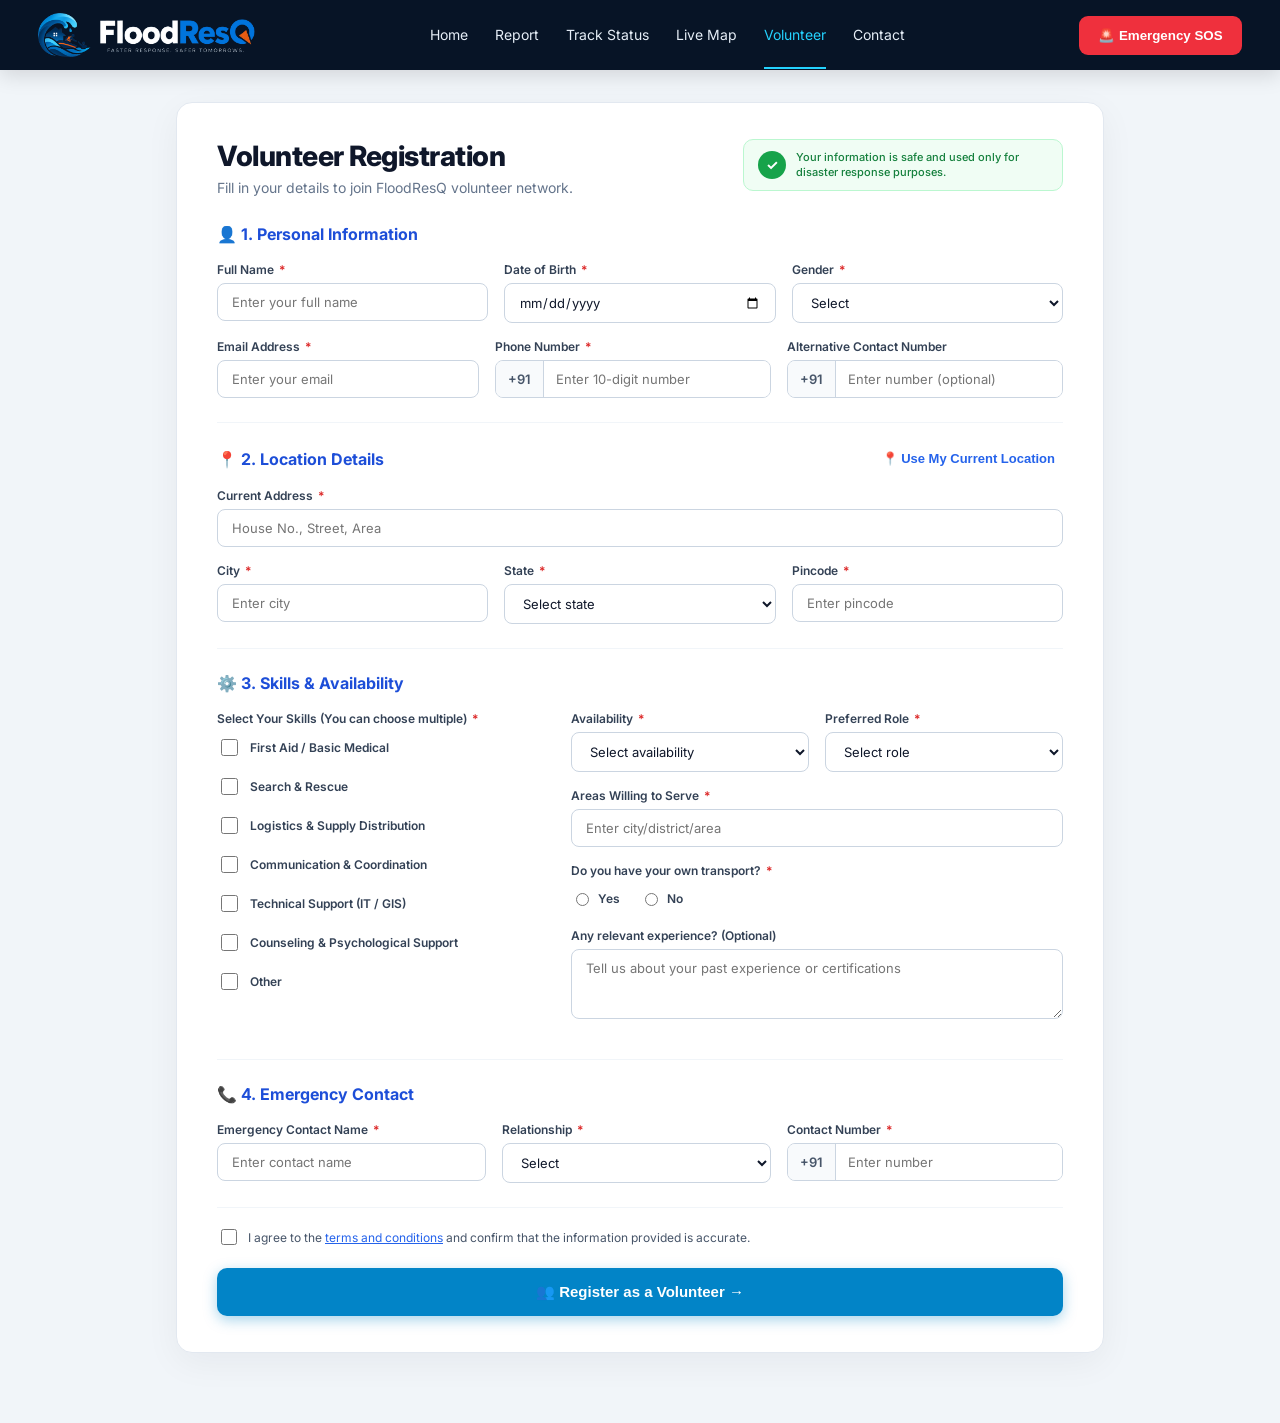
<file: frontend/volunteer.html>
<!DOCTYPE html>
<html lang="en">
<head>
  <meta charset="UTF-8" />
  <meta name="viewport" content="width=device-width, initial-scale=1.0" />
  <meta name="theme-color" content="#071426" />
  <title>Volunteer Registration — FloodResQ</title>
  <link rel="icon" type="image/png" href="images/favicon.png" />
  <link rel="preconnect" href="https://fonts.googleapis.com">
  <link rel="preconnect" href="https://fonts.gstatic.com" crossorigin>
  <link href="https://fonts.googleapis.com/css2?family=Inter:wght@400;500;600;700;800&display=swap" rel="stylesheet">
  <link rel="stylesheet" href="style.css" />
  <style>
    body {
      background: #f1f5f9;
      color: #0f172a;
      font-family: 'Inter', -apple-system, BlinkMacSystemFont, sans-serif;
      margin: 0;
    }

    .vol-wrapper {
      max-width: 960px;
      margin: 32px auto 70px;
      padding: 0 16px;
    }

    .vol-card {
      background: #ffffff;
      border-radius: 16px;
      border: 1px solid #e2e8f0;
      box-shadow: 0 10px 35px rgba(15, 23, 42, 0.05);
      padding: 36px 40px;
    }

    /* Top Title Header */
    .vol-header {
      display: flex;
      justify-content: space-between;
      align-items: flex-start;
      margin-bottom: 28px;
      gap: 20px;
      flex-wrap: wrap;
    }

    .vol-header-left h1 {
      font-size: 28px;
      font-weight: 800;
      color: #0f172a;
      margin: 0 0 6px;
      letter-spacing: -0.5px;
    }

    .vol-header-left p {
      font-size: 14px;
      color: #64748b;
      margin: 0;
    }

    .safety-badge {
      display: flex;
      align-items: center;
      gap: 10px;
      background: #f0fdf4;
      border: 1px solid #bbf7d0;
      border-radius: 10px;
      padding: 10px 14px;
      max-width: 320px;
    }

    .safety-badge-icon {
      width: 28px;
      height: 28px;
      background: #16a34a;
      border-radius: 50%;
      display: grid;
      place-items: center;
      color: white;
      font-size: 14px;
      font-weight: bold;
      flex-shrink: 0;
    }

    .safety-badge p {
      margin: 0;
      font-size: 11px;
      color: #15803d;
      line-height: 1.35;
      font-weight: 500;
    }

    /* Section Styling */
    .form-section {
      border-top: 1px solid #f1f5f9;
      padding-top: 24px;
      margin-top: 24px;
    }

    .form-section:first-of-type {
      border-top: none;
      padding-top: 0;
      margin-top: 0;
    }

    .section-title {
      font-size: 16px;
      font-weight: 700;
      color: #1d4ed8;
      display: flex;
      align-items: center;
      justify-content: space-between;
      margin-bottom: 18px;
    }

    .section-title span {
      display: flex;
      align-items: center;
      gap: 8px;
    }

    .btn-use-location {
      background: none;
      border: none;
      color: #2563eb;
      font-size: 13px;
      font-weight: 600;
      cursor: pointer;
      display: flex;
      align-items: center;
      gap: 5px;
      padding: 4px 8px;
      border-radius: 6px;
      transition: background 0.2s;
    }

    .btn-use-location:hover {
      background: #eff6ff;
      text-decoration: underline;
    }

    /* Form Fields */
    .form-row {
      display: grid;
      gap: 16px;
      margin-bottom: 16px;
    }

    .col-3 {
      grid-template-columns: repeat(3, 1fr);
    }

    .col-2 {
      grid-template-columns: repeat(2, 1fr);
    }

    .col-1 {
      grid-template-columns: 1fr;
    }

    .field-group {
      display: flex;
      flex-direction: column;
    }

    .field-group label {
      font-size: 12px;
      font-weight: 600;
      color: #334155;
      margin-bottom: 6px;
    }

    .field-group label .req {
      color: #dc2626;
      margin-left: 2px;
    }

    .field-group input,
    .field-group select,
    .field-group textarea {
      border: 1.5px solid #cbd5e1;
      border-radius: 8px;
      padding: 10px 14px;
      font-size: 13px;
      color: #0f172a;
      outline: none;
      transition: all 0.2s;
      background: #ffffff;
      font-family: inherit;
    }

    .field-group input:focus,
    .field-group select:focus,
    .field-group textarea:focus {
      border-color: #2563eb;
      box-shadow: 0 0 0 3px rgba(37, 99, 235, 0.12);
    }

    /* Input prefix for phone numbers */
    .phone-input-wrap {
      display: flex;
      border: 1.5px solid #cbd5e1;
      border-radius: 8px;
      overflow: hidden;
      transition: all 0.2s;
      background: white;
    }

    .phone-input-wrap:focus-within {
      border-color: #2563eb;
      box-shadow: 0 0 0 3px rgba(37, 99, 235, 0.12);
    }

    .phone-prefix {
      background: #f8fafc;
      color: #475569;
      font-size: 13px;
      font-weight: 600;
      padding: 10px 12px;
      border-right: 1.5px solid #cbd5e1;
      display: flex;
      align-items: center;
    }

    .phone-input-wrap input {
      border: none !important;
      box-shadow: none !important;
      border-radius: 0 !important;
      flex: 1;
      padding: 10px 12px;
    }

    /* Skills & Availability Section Layout */
    .skills-grid {
      display: grid;
      grid-template-columns: 1fr 1fr;
      gap: 28px;
    }

    .skills-list {
      display: flex;
      flex-direction: column;
      gap: 10px;
      margin-top: 4px;
    }

    .checkbox-label {
      display: flex;
      align-items: center;
      gap: 9px;
      font-size: 13px;
      color: #334155;
      cursor: pointer;
      user-select: none;
    }

    .checkbox-label input[type="checkbox"] {
      width: 17px;
      height: 17px;
      border-radius: 4px;
      accent-color: #2563eb;
      cursor: pointer;
    }

    .radio-group {
      display: flex;
      gap: 20px;
      margin-top: 6px;
    }

    .radio-label {
      display: flex;
      align-items: center;
      gap: 6px;
      font-size: 13px;
      color: #334155;
      cursor: pointer;
    }

    .radio-label input[type="radio"] {
      accent-color: #2563eb;
      cursor: pointer;
    }

    /* Bottom Confirmation & Submit */
    .terms-wrap {
      margin-top: 24px;
      padding-top: 18px;
      border-top: 1px solid #f1f5f9;
      display: flex;
      align-items: center;
      gap: 8px;
      font-size: 12px;
      color: #475569;
    }

    .terms-wrap input[type="checkbox"] {
      width: 16px;
      height: 16px;
      accent-color: #2563eb;
      cursor: pointer;
    }

    .terms-wrap a {
      color: #2563eb;
      text-decoration: underline;
      cursor: pointer;
    }

    .btn-register-submit {
      width: 100%;
      background: #0284c7;
      color: #ffffff;
      border: none;
      border-radius: 10px;
      padding: 15px 24px;
      font-size: 15px;
      font-weight: 700;
      cursor: pointer;
      margin-top: 20px;
      display: flex;
      align-items: center;
      justify-content: center;
      gap: 10px;
      transition: all 0.2s ease;
      box-shadow: 0 4px 14px rgba(2, 132, 199, 0.35);
    }

    .btn-register-submit:hover {
      background: #0369a1;
      box-shadow: 0 6px 20px rgba(2, 132, 199, 0.45);
      transform: translateY(-1px);
    }

    .btn-register-submit:disabled {
      background: #94a3b8;
      box-shadow: none;
      cursor: not-allowed;
      transform: none;
    }

    /* Success Card Overlay */
    .success-modal {
      display: none;
      position: fixed;
      inset: 0;
      background: rgba(7, 20, 38, 0.8);
      z-index: 99999;
      align-items: center;
      justify-content: center;
      padding: 20px;
      backdrop-filter: blur(4px);
    }

    .success-modal.show {
      display: flex;
    }

    .id-card {
      background: white;
      border-radius: 18px;
      padding: 32px;
      max-width: 480px;
      width: 100%;
      text-align: center;
      box-shadow: 0 25px 60px rgba(0, 0, 0, 0.35);
      position: relative;
      border-top: 6px solid #10b981;
    }

    .badge-icon-celebrate {
      width: 60px;
      height: 60px;
      background: #dcfce7;
      border: 3px solid #86efac;
      color: #16a34a;
      border-radius: 50%;
      display: grid;
      place-items: center;
      font-size: 28px;
      margin: 0 auto 14px;
    }

    .badge-details-box {
      background: #f8fafc;
      border: 1.5px dashed #cbd5e1;
      border-radius: 12px;
      padding: 16px;
      margin: 18px 0;
      text-align: left;
    }

    .badge-row {
      display: flex;
      justify-content: space-between;
      margin-bottom: 8px;
      font-size: 13px;
    }
    .badge-row:last-child { margin-bottom: 0; }
    .badge-label { color: #64748b; }
    .badge-val { font-weight: 700; color: #0f172a; }

    .modal-actions {
      display: flex;
      gap: 12px;
      margin-top: 20px;
    }

    @media (max-width: 768px) {
      .vol-card { padding: 24px 20px; }
      .col-3, .col-2 { grid-template-columns: 1fr; }
      .skills-grid { grid-template-columns: 1fr; }
      .vol-header { flex-direction: column; }
      .safety-badge { max-width: 100%; width: 100%; }
    }
  </style>
</head>
<body>
  <!-- Header Navbar -->
  <header class="navbar">
    <a class="brand" href="index.html" title="FloodResQ — Faster Response. Safer Tomorrows.">
      <img src="images/floodresq-full-logo-dark.png" alt="FloodResQ - Faster Response. Safer Tomorrows." class="brand-logo">
    </a>

    <button class="mobile-menu" id="mobileMenu" aria-label="Open menu">☰</button>

    <nav id="mainNav">
      <a href="index.html">Home</a>
      <a href="report.html">Report</a>
      <a href="status.html">Track Status</a>
      <a href="live-map.html">Live Map</a>
      <a class="active" href="volunteer.html">Volunteer</a>
      <a href="index.html#contact">Contact</a>
    </nav>

    <div class="nav-actions">
      <button class="sos" id="sosNavButton" onclick="window.location.href='report.html?sos=1'">🚨 Emergency SOS</button>
    </div>
  </header>

  <!-- Volunteer Registration Main Container -->
  <main class="vol-wrapper">
    <div class="vol-card">
      <!-- Title Header & Safety Badge -->
      <div class="vol-header">
        <div class="vol-header-left">
          <h1>Volunteer Registration</h1>
          <p>Fill in your details to join FloodResQ volunteer network.</p>
        </div>

        <div class="safety-badge">
          <div class="safety-badge-icon">✓</div>
          <p>Your information is safe and used only for disaster response purposes.</p>
        </div>
      </div>

      <!-- Registration Form -->
      <form id="volunteerForm">
        <!-- 1. Personal Information -->
        <section class="form-section">
          <div class="section-title">
            <span>👤 1. Personal Information</span>
          </div>

          <div class="form-row col-3">
            <div class="field-group">
              <label>Full Name <span class="req">*</span></label>
              <input type="text" id="fullName" placeholder="Enter your full name" required />
            </div>
            <div class="field-group">
              <label>Date of Birth <span class="req">*</span></label>
              <input type="date" id="dob" required />
            </div>
            <div class="field-group">
              <label>Gender <span class="req">*</span></label>
              <select id="gender" required>
                <option value="" disabled selected>Select</option>
                <option value="Male">Male</option>
                <option value="Female">Female</option>
                <option value="Non-Binary">Non-Binary</option>
                <option value="Other">Other</option>
                <option value="Prefer not to say">Prefer not to say</option>
              </select>
            </div>
          </div>

          <div class="form-row col-3">
            <div class="field-group">
              <label>Email Address <span class="req">*</span></label>
              <input type="email" id="email" placeholder="Enter your email" required />
            </div>
            <div class="field-group">
              <label>Phone Number <span class="req">*</span></label>
              <div class="phone-input-wrap">
                <span class="phone-prefix">+91</span>
                <input type="tel" id="phone" placeholder="Enter 10-digit number" pattern="[0-9]{10}" required />
              </div>
            </div>
            <div class="field-group">
              <label>Alternative Contact Number</label>
              <div class="phone-input-wrap">
                <span class="phone-prefix">+91</span>
                <input type="tel" id="altPhone" placeholder="Enter number (optional)" />
              </div>
            </div>
          </div>
        </section>

        <!-- 2. Location Details -->
        <section class="form-section">
          <div class="section-title">
            <span>📍 2. Location Details</span>
            <button type="button" class="btn-use-location" id="btnAutoLocation">
              📍 Use My Current Location
            </button>
          </div>

          <div class="form-row col-1">
            <div class="field-group">
              <label>Current Address <span class="req">*</span></label>
              <input type="text" id="currentAddress" placeholder="House No., Street, Area" required />
            </div>
          </div>

          <div class="form-row col-3">
            <div class="field-group">
              <label>City <span class="req">*</span></label>
              <input type="text" id="city" placeholder="Enter city" required />
            </div>
            <div class="field-group">
              <label>State <span class="req">*</span></label>
              <select id="state" required>
                <option value="" disabled selected>Select state</option>
                <option value="Maharashtra">Maharashtra</option>
                <option value="Delhi">Delhi</option>
                <option value="Karnataka">Karnataka</option>
                <option value="Gujarat">Gujarat</option>
                <option value="Tamil Nadu">Tamil Nadu</option>
                <option value="Kerala">Kerala</option>
                <option value="West Bengal">West Bengal</option>
                <option value="Uttar Pradesh">Uttar Pradesh</option>
                <option value="Telangana">Telangana</option>
                <option value="Andhra Pradesh">Andhra Pradesh</option>
                <option value="Rajasthan">Rajasthan</option>
                <option value="Madhya Pradesh">Madhya Pradesh</option>
                <option value="Bihar">Bihar</option>
                <option value="Punjab">Punjab</option>
                <option value="Haryana">Haryana</option>
                <option value="Odisha">Odisha</option>
                <option value="Assam">Assam</option>
                <option value="Goa">Goa</option>
                <option value="Other">Other State / UT</option>
              </select>
            </div>
            <div class="field-group">
              <label>Pincode <span class="req">*</span></label>
              <input type="text" id="pincode" placeholder="Enter pincode" pattern="[0-9]{6}" required />
            </div>
          </div>
        </section>

        <!-- 3. Skills & Availability -->
        <section class="form-section">
          <div class="section-title">
            <span>⚙️ 3. Skills & Availability</span>
          </div>

          <div class="skills-grid">
            <!-- Left: Select Skills -->
            <div>
              <div class="field-group">
                <label>Select Your Skills (You can choose multiple) <span class="req">*</span></label>
                <div class="skills-list">
                  <label class="checkbox-label">
                    <input type="checkbox" name="skills" value="First Aid / Basic Medical" />
                    First Aid / Basic Medical
                  </label>
                  <label class="checkbox-label">
                    <input type="checkbox" name="skills" value="Search & Rescue" />
                    Search & Rescue
                  </label>
                  <label class="checkbox-label">
                    <input type="checkbox" name="skills" value="Logistics & Supply Distribution" />
                    Logistics & Supply Distribution
                  </label>
                  <label class="checkbox-label">
                    <input type="checkbox" name="skills" value="Communication & Coordination" />
                    Communication & Coordination
                  </label>
                  <label class="checkbox-label">
                    <input type="checkbox" name="skills" value="Technical Support (IT / GIS)" />
                    Technical Support (IT / GIS)
                  </label>
                  <label class="checkbox-label">
                    <input type="checkbox" name="skills" value="Counseling & Psychological Support" />
                    Counseling & Psychological Support
                  </label>
                  <label class="checkbox-label">
                    <input type="checkbox" name="skills" value="Other" />
                    Other
                  </label>
                </div>
              </div>
            </div>

            <!-- Right: Availability, Role, Areas, Transport, Experience -->
            <div>
              <div class="form-row col-2">
                <div class="field-group">
                  <label>Availability <span class="req">*</span></label>
                  <select id="availability" required>
                    <option value="" disabled selected>Select availability</option>
                    <option value="Full-Time (24/7 on-call)">Full-Time (24/7 on-call)</option>
                    <option value="Weekends Only">Weekends Only</option>
                    <option value="Weekdays (Daytime)">Weekdays (Daytime)</option>
                    <option value="Weekdays (Evenings)">Weekdays (Evenings)</option>
                    <option value="Emergencies / High Alert Only">Emergencies / High Alert Only</option>
                  </select>
                </div>
                <div class="field-group">
                  <label>Preferred Role <span class="req">*</span></label>
                  <select id="preferredRole" required>
                    <option value="" disabled selected>Select role</option>
                    <option value="Field Rescue Support">Field Rescue Support</option>
                    <option value="Medical First Responder">Medical First Responder</option>
                    <option value="Relief & Food Distribution">Relief & Food Distribution</option>
                    <option value="Shelter Coordinator">Shelter Coordinator</option>
                    <option value="Emergency Helpline & Comms">Emergency Helpline & Comms</option>
                    <option value="GIS & Information Verification">GIS & Information Verification</option>
                  </select>
                </div>
              </div>

              <div class="form-row col-1">
                <div class="field-group">
                  <label>Areas Willing to Serve <span class="req">*</span></label>
                  <input type="text" id="areasWilling" placeholder="Enter city/district/area" required />
                </div>
              </div>

              <div class="form-row col-1">
                <div class="field-group">
                  <label>Do you have your own transport? <span class="req">*</span></label>
                  <div class="radio-group">
                    <label class="radio-label">
                      <input type="radio" name="hasTransport" value="yes" required />
                      Yes
                    </label>
                    <label class="radio-label">
                      <input type="radio" name="hasTransport" value="no" />
                      No
                    </label>
                  </div>
                </div>
              </div>

              <div class="form-row col-1">
                <div class="field-group">
                  <label>Any relevant experience? (Optional)</label>
                  <textarea id="experience" rows="3" placeholder="Tell us about your past experience or certifications"></textarea>
                </div>
              </div>
            </div>
          </div>
        </section>

        <!-- 4. Emergency Contact -->
        <section class="form-section">
          <div class="section-title">
            <span>📞 4. Emergency Contact</span>
          </div>

          <div class="form-row col-3">
            <div class="field-group">
              <label>Emergency Contact Name <span class="req">*</span></label>
              <input type="text" id="emergencyName" placeholder="Enter contact name" required />
            </div>
            <div class="field-group">
              <label>Relationship <span class="req">*</span></label>
              <select id="emergencyRel" required>
                <option value="" disabled selected>Select</option>
                <option value="Parent">Parent</option>
                <option value="Spouse">Spouse</option>
                <option value="Sibling">Sibling</option>
                <option value="Child">Child</option>
                <option value="Friend">Friend</option>
                <option value="Guardian">Guardian</option>
                <option value="Other">Other</option>
              </select>
            </div>
            <div class="field-group">
              <label>Contact Number <span class="req">*</span></label>
              <div class="phone-input-wrap">
                <span class="phone-prefix">+91</span>
                <input type="tel" id="emergencyPhone" placeholder="Enter number" pattern="[0-9]{10}" required />
              </div>
            </div>
          </div>
        </section>

        <!-- Agreement Terms -->
        <div class="terms-wrap">
          <input type="checkbox" id="termsAgree" required />
          <label for="termsAgree">
            I agree to the <a href="javascript:void(0);" onclick="alert('FloodResQ Volunteer Terms: Volunteers agree to follow official municipal disaster management protocols, maintain safety at all times, and respect affected citizens privacy.')">terms and conditions</a> and confirm that the information provided is accurate.
          </label>
        </div>

        <!-- Submit Button -->
        <button type="submit" class="btn-register-submit" id="btnSubmitVolunteer">
          👥 Register as a Volunteer →
        </button>
      </form>
    </div>
  </main>

  <!-- Success Modal Badge -->
  <div class="success-modal" id="successModal">
    <div class="id-card">
      <div class="badge-icon-celebrate">✓</div>
      <h2 style="margin:0 0 6px; font-size:22px; color:#0f172a;">Registration Successful!</h2>
      <p style="margin:0 0 16px; font-size:13px; color:#64748b;">Welcome to the FloodResQ Emergency Volunteer Network.</p>

      <div class="badge-details-box">
        <div class="badge-row">
          <span class="badge-label">Volunteer ID:</span>
          <span class="badge-val" id="resVolunteerCode" style="color:#0284c7;">VOL-00000</span>
        </div>
        <div class="badge-row">
          <span class="badge-label">Full Name:</span>
          <span class="badge-val" id="resFullName">—</span>
        </div>
        <div class="badge-row">
          <span class="badge-label">Role:</span>
          <span class="badge-val" id="resRole">—</span>
        </div>
        <div class="badge-row">
          <span class="badge-label">Assigned Sector:</span>
          <span class="badge-val" id="resCity">—</span>
        </div>
        <div class="badge-row">
          <span class="badge-label">Status:</span>
          <span class="badge-val" style="color:#10b981;">Active / Certified</span>
        </div>
      </div>

      <div class="modal-actions">
        <button class="btn btn-outline dark" style="flex:1; justify-content:center; padding:11px;" onclick="window.location.href='index.html'">
          ← Back to Home
        </button>
        <button class="btn btn-danger" style="flex:1.2; justify-content:center; padding:11px;" onclick="window.location.href='live-map.html'">
          🗺️ View Live Incidents
        </button>
      </div>
    </div>
  </div>

  <div class="toast" id="mainToast">Notification</div>

  <script>
    // Determine API Base URL dynamically
    const API_BASE = (() => {
      if (window.FLOODRESQ_API_URL) return window.FLOODRESQ_API_URL.replace(/\/$/, '');
      if (window.location.protocol === 'file:') return 'http://127.0.0.1:8000';
      const isLocalhost = window.location.hostname === 'localhost' || window.location.hostname === '127.0.0.1';
      if (isLocalhost && window.location.port && window.location.port !== '8000') {
        return `http://${window.location.hostname}:8000`;
      }
      if (window.location.hostname.includes('vercel.app')) {
        return 'https://floodresq-production.up.railway.app';
      }
      return '';
    })();

    function showToast(msg, duration = 4000) {
      const toast = document.getElementById('mainToast');
      if (!toast) return;
      toast.textContent = msg;
      toast.classList.add('show');
      setTimeout(() => toast.classList.remove('show'), duration);
    }

    // Mobile nav toggle
    const mobileMenu = document.getElementById('mobileMenu');
    const mainNav = document.getElementById('mainNav');
    if (mobileMenu && mainNav) {
      mobileMenu.onclick = () => mainNav.classList.toggle('open');
    }

    // Geolocation Helper "Use My Current Location"
    const btnAutoLoc = document.getElementById('btnAutoLocation');
    if (btnAutoLoc) {
      btnAutoLoc.onclick = () => {
        if (!navigator.geolocation) {
          showToast('Geolocation is not supported by your browser.');
          return;
        }
        btnAutoLoc.textContent = '⏳ Acquiring GPS...';
        btnAutoLoc.disabled = true;

        navigator.geolocation.getCurrentPosition(
          async (pos) => {
            const lat = pos.coords.latitude;
            const lng = pos.coords.longitude;
            try {
              const res = await fetch(`https://nominatim.openstreetmap.org/reverse?format=json&lat=${lat}&lon=${lng}`);
              const data = await res.json();
              if (data && data.address) {
                const addr = data.address;
                const road = addr.road || addr.suburb || addr.neighbourhood || '';
                const city = addr.city || addr.town || addr.village || addr.county || 'Pune';
                const state = addr.state || 'Maharashtra';
                const postcode = addr.postcode || '';

                document.getElementById('currentAddress').value = [road, addr.suburb].filter(Boolean).join(', ') || data.display_name.split(',')[0];
                document.getElementById('city').value = city;
                document.getElementById('pincode').value = postcode;

                // Match state in select dropdown
                const stateSelect = document.getElementById('state');
                for (let i = 0; i < stateSelect.options.length; i++) {
                  if (stateSelect.options[i].text.toLowerCase().includes(state.toLowerCase())) {
                    stateSelect.selectedIndex = i;
                    break;
                  }
                }
                showToast('✓ Current location autofilled!');
              }
            } catch (e) {
              document.getElementById('city').value = 'Pune';
              document.getElementById('state').value = 'Maharashtra';
              showToast('Location coordinates captured.');
            } finally {
              btnAutoLoc.textContent = '📍 Use My Current Location';
              btnAutoLoc.disabled = false;
            }
          },
          () => {
            document.getElementById('city').value = 'Pune';
            document.getElementById('state').value = 'Maharashtra';
            btnAutoLoc.textContent = '📍 Use My Current Location';
            btnAutoLoc.disabled = false;
            showToast('Could not get GPS. Set default: Pune, Maharashtra.');
          },
          { timeout: 8000 }
        );
      };
    }

    // Form Submission
    const form = document.getElementById('volunteerForm');
    const btnSubmit = document.getElementById('btnSubmitVolunteer');

    form.onsubmit = async (e) => {
      e.preventDefault();

      // Collect checked skills
      const skillCheckboxes = document.querySelectorAll('input[name="skills"]:checked');
      if (skillCheckboxes.length === 0) {
        showToast('Please select at least one skill to continue.');
        return;
      }

      const skills = Array.from(skillCheckboxes).map(cb => cb.value);
      const hasTransport = document.querySelector('input[name="hasTransport"]:checked')?.value === 'yes';

      const payload = {
        full_name: document.getElementById('fullName').value.trim(),
        dob: document.getElementById('dob').value,
        gender: document.getElementById('gender').value,
        email: document.getElementById('email').value.trim(),
        phone: document.getElementById('phone').value.trim(),
        alt_phone: document.getElementById('altPhone').value.trim() || null,
        address: document.getElementById('currentAddress').value.trim(),
        city: document.getElementById('city').value.trim(),
        state: document.getElementById('state').value,
        pincode: document.getElementById('pincode').value.trim(),
        skills: skills,
        availability: document.getElementById('availability').value,
        preferred_role: document.getElementById('preferredRole').value,
        areas_willing_to_serve: document.getElementById('areasWilling').value.trim(),
        has_transport: hasTransport,
        experience: document.getElementById('experience').value.trim() || null,
        emergency_contact_name: document.getElementById('emergencyName').value.trim(),
        emergency_contact_relationship: document.getElementById('emergencyRel').value,
        emergency_contact_phone: document.getElementById('emergencyPhone').value.trim()
      };

      btnSubmit.disabled = true;
      btnSubmit.textContent = 'Registering Volunteer Profile...';

      try {
        const res = await fetch(`${API_BASE}/api/volunteers`, {
          method: 'POST',
          headers: { 'Content-Type': 'application/json' },
          body: JSON.stringify(payload)
        });

        const data = await res.json();
        if (data.success) {
          // Populate success modal
          document.getElementById('resVolunteerCode').textContent = data.volunteer_code || 'VOL-2026';
          document.getElementById('resFullName').textContent = payload.full_name;
          document.getElementById('resRole').textContent = payload.preferred_role;
          document.getElementById('resCity').textContent = `${payload.city}, ${payload.state}`;

          document.getElementById('successModal').classList.add('show');
          showToast('✓ Registration complete! Welcome to the squad.');
        } else {
          showToast(data.message || 'Error submitting registration.');
        }
      } catch (err) {
        console.error(err);
        showToast('Network error connecting to backend server.');
      } finally {
        btnSubmit.disabled = false;
        btnSubmit.textContent = '👥 Register as a Volunteer →';
      }
    };
  </script>
</body>
</html>
</file>
<file: frontend/style.css>
:root{--navy:#071426;--navy2:#0b2039;--blue:#119ee9;--cyan:#24d3ff;--red:#ef303d;--text:#0d2340;--muted:#64748b;--line:#d9e5ef;--bg:#f6faff}*{box-sizing:border-box}html{scroll-behavior:smooth}body{margin:0;font-family:Inter,Arial,sans-serif;color:var(--text);background:white}a{text-decoration:none;color:inherit}.navbar{height:70px;background:var(--navy);color:white;display:flex;align-items:center;padding:0 3%;gap:28px;position:sticky;top:0;z-index:1000;box-shadow:0 5px 20px #0002}.brand{display:flex;align-items:center;gap:10px;min-width:auto;text-decoration:none}.brand-logo{height:44px;width:auto;max-width:240px;object-fit:contain;display:block;transition:transform .2s ease,filter .2s ease}.brand:hover .brand-logo{transform:scale(1.02);filter:brightness(1.08)}.footer-logo{height:42px;width:auto;display:block}.brand-mark{width:43px;height:43px;border-radius:50%;display:grid;place-items:center;font-size:37px;line-height:1;background:linear-gradient(160deg,#1bd2ff,#0784d0);color:white;font-weight:800}.brand strong,.footer-brand strong{font-size:20px;letter-spacing:.4px}.brand strong span,.footer-brand strong span{color:var(--cyan)}.brand small,.footer-brand small{display:block;font-size:9px;color:#b9c9da;margin-top:2px}nav{display:flex;gap:27px;align-items:center;flex:1;justify-content:center}nav a{font-size:14px;color:#e6eef7;padding:24px 0;border-bottom:2px solid transparent}nav a:hover,nav a.active{color:var(--cyan);border-color:var(--cyan)}.nav-actions{display:flex;gap:12px;align-items:center}.language{background:transparent;border:1px solid #6a7b8e;color:white;border-radius:9px;padding:11px 14px}.sos{border:0;border-radius:9px;padding:12px 19px;background:var(--red);color:#fff;font-weight:700;cursor:pointer}.mobile-menu{display:none;background:none;border:0;color:white;font-size:24px}.hero{position:relative;min-height:560px;padding:72px 5% 135px;color:white;overflow:hidden;background:linear-gradient(90deg,#071426e8,#08233ba8),url("https://images.unsplash.com/photo-1547683905-f686c993aae5?auto=format&fit=crop&w=2200&q=85") center/cover}.hero-overlay{position:absolute;inset:0;background:linear-gradient(90deg,#041223d9 0%,#08233b88 58%,#06172a77)}.hero-content{position:relative;max-width:700px;z-index:2}.eyebrow{font-size:13px;font-weight:800;letter-spacing:.4px;color:#eaf5ff}.hero h1{font-size:58px;line-height:.98;margin:22px 0 15px;letter-spacing:-2px}.hero h1 span,.section-heading h2 span,.impact h2 span,.report-intro h1 span{color:var(--cyan)}.hero-copy{font-size:16px;line-height:1.55;color:#e1edf8}.hero-buttons{display:flex;gap:15px;margin-top:28px}.btn{display:inline-flex;align-items:center;gap:12px;border-radius:10px;padding:14px 20px;border:1px solid transparent;cursor:pointer;font-size:14px}.btn span{display:flex;flex-direction:column;text-align:left}.btn small{font-weight:400;margin-top:3px;opacity:.85}.btn-danger{background:var(--red);color:white}.btn-outline{border-color:#d5efff;background:#08243d88;color:white}.btn-outline.dark{color:var(--text);border-color:var(--line);background:white}.hero-panel{position:absolute;right:5%;top:45px;width:220px;background:#071b30c7;border:1px solid #1c86b7;border-radius:12px;padding:10px 17px;backdrop-filter:blur(10px);z-index:3}.hero-panel div{padding:14px 0;border-bottom:1px solid #ffffff19}.hero-panel div:last-child{border:0}.stats{position:absolute;z-index:4;bottom:18px;left:3%;right:3%;display:grid;grid-template-columns:repeat(5,1fr);background:#082a46dd;border:1px solid #178bb9;border-radius:12px;backdrop-filter:blur(10px)}.stats div{padding:17px 22px;border-right:1px solid #ffffff2b}.stats div:last-child{border:0}.stats strong{display:block;font-size:20px}.stats span{font-size:12px;color:#bdd0df}.section{padding:58px 4%}.section-heading{text-align:center;margin-bottom:38px}.section-heading h2,.impact h2{font-size:30px;margin:0 0 8px}.section-heading p,.impact p{color:var(--muted);margin:0}.steps{display:grid;grid-template-columns:1fr 24px 1fr 24px 1fr 24px 1fr 24px 1fr 24px 1fr;align-items:center;gap:7px;max-width:1250px;margin:auto}.steps article{text-align:center}.step-icon{margin:auto auto 13px;width:64px;height:64px;border-radius:50%;background:#e7f5ff;display:grid;place-items:center;font-size:28px}.steps b{font-size:13px}.steps p{font-size:12px;color:var(--muted);line-height:1.45}.steps i{font-style:normal;color:#198bd0;font-size:22px}.dashboard{background:#eef6fb;display:grid;grid-template-columns:1.5fr 1fr .72fr;gap:12px;padding-top:24px}.card{background:#fff;border:1px solid #d3e3ef;border-radius:10px;padding:12px;box-shadow:0 5px 16px #143a5510}.card-head{display:flex;justify-content:space-between;gap:10px;align-items:flex-start}.card h3{margin:3px 0 4px;font-size:17px}.card-head p{font-size:11px;color:var(--muted);margin:0;line-height:1.4}.small-btn{border:1px solid #20aee4;color:#087bb7;background:white;border-radius:8px;padding:9px 13px;font-weight:700;font-size:11px;cursor:pointer}.fake-map{height:355px;margin-top:12px;border-radius:7px;position:relative;overflow:hidden;z-index:1;isolation:isolate;background:linear-gradient(145deg,#c9efd6,#d8e9d1 35%,#b6e5ee 36%,#d6f0f4 63%,#c4e3b9 64%)}.map-grid{position:absolute;inset:0;background-image:linear-gradient(35deg,transparent 47%,#789b8860 48%,#789b8860 50%,transparent 51%),linear-gradient(110deg,transparent 47%,#789b8860 48%,#789b8860 50%,transparent 51%);background-size:90px 90px}.heat{position:absolute;border-radius:50%;filter:blur(16px);opacity:.7}.heat-a{width:220px;height:170px;background:#f34b4b;left:15px;top:50px}.heat-b{width:190px;height:140px;background:#ffcc44;left:180px;top:140px}.heat-c{width:170px;height:130px;background:#ef5656;right:40px;bottom:25px}.map-pin,.map-home,.map-boat,.map-med{position:absolute;width:31px;height:31px;border-radius:50%;display:grid;place-items:center;background:#ed303b;color:#fff;border:3px solid white;font-weight:800;z-index:2}.p1{left:20%;top:35%}.p2{left:58%;top:23%}.p3{right:19%;bottom:26%}.map-home{background:#0a8f88}.h1{left:31%;bottom:24%}.h2{right:38%;top:48%}.map-boat{background:#133d8b}.b1{left:50%;top:70%}.map-med{background:#1267d8}.m1{right:17%;top:45%}.legend{position:absolute;right:8px;top:8px;background:#ffffffee;border-radius:7px;padding:11px;width:155px;display:flex;flex-direction:column;gap:7px;font-size:10px;z-index:4}.legend b{font-size:11px}.dot{width:10px;height:10px;border-radius:50%;display:inline-block;margin-right:5px}.red{background:#f24d4d}.yellow{background:#ffcc4a}.blue{background:#3ba9df}.search-map{position:absolute;left:10px;bottom:10px;background:#fff;border-radius:7px;padding:10px;width:180px;font-size:10px;z-index:4;color:#657687}.search-map button{float:right;border:0;background:none}.tabs{display:flex;gap:3px;margin:12px 0}.tabs button{border:0;background:#eef3f7;padding:8px;border-radius:5px;font-size:9px}.tabs .selected{background:#bfeaff;color:#006a9e}.chart-box{height:240px;background:#09243b;border-radius:8px;color:#8be7ff;padding:14px;position:relative}.chart-box small{color:white}.chart-box svg{position:absolute;left:12px;right:12px;top:60px;width:calc(100% - 24px);height:130px;color:#1eb9ef}.danger-line{position:absolute;right:15px;top:75px;font-size:9px;color:#ff5151;border-top:1px dashed #ff5151;width:80%;text-align:right;padding-top:2px}.chart-value{position:absolute;right:16px;bottom:38px;background:white;color:#17344c;border-radius:6px;padding:8px}.chart-value strong{font-size:15px;display:block}.chart-value span{font-size:9px;color:#e53b3b}.chart-times{position:absolute;bottom:13px;left:14px;right:14px;display:flex;justify-content:space-between;color:#9db0bf;font-size:8px}.alert{margin-top:10px;background:#fff2d7;border-radius:6px;padding:10px;font-size:10px;color:#8a5a00}.alert span{display:block;margin-top:4px}.alert a{display:block;color:#177bb2;margin-top:5px}.metrics{display:grid;gap:8px;margin:15px 0}.metrics div{display:grid;grid-template-columns:28px 1fr;align-items:center;background:#f5f8fa;border-radius:7px;padding:8px}.metrics span{grid-row:span 2;font-size:18px}.metrics b{font-size:16px}.metrics small{font-size:9px;color:var(--muted)}.full-btn{display:block;background:#096ce0;color:#fff;border-radius:7px;padding:11px;text-align:center;font-size:11px;font-weight:700}.feature-grid{display:grid;grid-template-columns:repeat(4,1fr);gap:12px;padding-top:24px}.feature h3{font-size:13px;margin:4px 0 15px}.chips{display:flex;flex-wrap:wrap;gap:7px}.chips span{font-size:10px;background:#f0f6fa;border:1px solid #dce9f1;border-radius:6px;padding:8px}.impact{display:flex;justify-content:space-between;gap:35px;background:#f2f8fd;align-items:center}.impact>div:first-child{max-width:330px}.impact-items{display:grid;grid-template-columns:repeat(5,1fr);gap:25px;flex:1;text-align:center}.impact-items div{font-size:24px}.impact-items b,.impact-items small{display:block}.impact-items b{font-size:12px;margin-top:6px}.impact-items small{font-size:9px;color:var(--muted);margin-top:4px}.cta{padding:40px 5%;background:linear-gradient(90deg,#071426e9,#082d48d9),url("https://images.unsplash.com/photo-1547683905-f686c993aae5?auto=format&fit=crop&w=1800&q=80") center/cover;color:#fff;display:flex;align-items:center;justify-content:space-between;gap:30px}.cta h2{margin:0 0 7px;font-size:25px}.cta p{margin:0;color:#c7d7e5;font-size:13px}.cta-buttons{display:flex;gap:10px}.btn.light{background:#fff;color:#17344c}.btn.blue{background:#0876e8;color:white}footer{padding:28px 4% 18px;display:grid;grid-template-columns:1fr 1fr 1fr;gap:20px;align-items:center}.footer-brand{display:flex;align-items:center;gap:9px}.footer-links{display:flex;justify-content:center;gap:18px;font-size:11px}.social{text-align:right;color:#1b7aa9}.copyright{grid-column:1/-1;border-top:1px solid #e0e8ee;padding-top:15px;color:#718294;font-size:10px;display:flex;justify-content:space-between}.modal{position:fixed;inset:0;background:#001020aa;display:none;align-items:center;justify-content:center;z-index:99999;padding:20px}.modal.show{display:flex}.modal-box{position:relative;background:white;border-radius:15px;padding:35px;max-width:500px;text-align:center;box-shadow:0 20px 60px #0005}.close{position:absolute;right:14px;top:10px;border:0;background:none;font-size:25px}.sos-icon{font-size:45px}.modal-box h2{margin:8px 0}.modal-box p{color:var(--muted);line-height:1.5;font-size:14px}.sos-actions{display:flex;gap:10px;justify-content:center;flex-wrap:wrap}.modal-box small{display:block;margin-top:15px;color:#1681ba}.report-main{background:var(--bg);min-height:calc(100vh - 70px);padding:55px 5%}.report-intro{text-align:center;max-width:760px;margin:0 auto 35px}.report-intro h1{font-size:45px;margin:10px 0}.report-intro>p:last-child{color:var(--muted);line-height:1.55}.report-form{max-width:850px;margin:auto;display:grid;gap:15px}.form-card{background:white;border:1px solid var(--line);border-radius:12px;padding:22px}.form-card h2{font-size:17px;margin:0 0 18px}.form-card label{display:block;font-size:12px;font-weight:700;margin:12px 0 7px}.field input,input[type=number],textarea{width:100%;border:1px solid #ccdbe6;border-radius:8px;padding:12px;font:inherit;font-size:12px;outline:none}.location-row{display:flex;gap:10px;align-items:end}.grow{flex:1}.mini-map{height:120px;border-radius:8px;margin-top:12px;background:linear-gradient(140deg,#cdeed5,#bfe1ee);display:grid;place-items:center;color:#31536c;font-size:12px;position:relative}.mini-map span{font-size:28px}.option-grid{display:grid;grid-template-columns:repeat(3,1fr);gap:8px}.option-grid label{font-weight:500;background:#f4f8fb;border:1px solid #dce7ef;border-radius:8px;padding:11px;margin:0}.option-grid input{width:auto;margin-right:6px}.upload{border:2px dashed #a9c9dc;border-radius:10px;padding:30px;text-align:center;cursor:pointer;background:#f7fbfe}.upload div{font-size:34px}.upload b,.upload span{display:block}.upload span{font-size:11px;color:var(--muted);margin-top:5px}.upload input{display:none}.ai-preview{margin-top:12px;padding:12px;border-radius:8px;background:#edf8ff;display:flex;gap:10px;align-items:center}.ai-preview span{font-size:24px}.ai-preview small{display:block;color:var(--muted);margin-top:3px}.priority-note{display:flex;gap:12px;background:#fff8e8;border:1px solid #f1db9a;border-radius:8px;padding:14px}.priority-note>span{font-size:25px}.priority-note p{font-size:11px;color:#786743;line-height:1.45;margin:5px 0}.submit-report{width:100%;padding:15px;border:0;border-radius:9px;background:var(--red);color:white;font-weight:800;font-size:14px;cursor:pointer;margin-top:18px}.privacy-note{font-size:10px;color:#778899;text-align:center}.toast{position:fixed;right:20px;bottom:20px;background:#07233b;color:white;padding:13px 17px;border-radius:8px;display:none;z-index:100000;font-size:12px}.toast.show{display:block}@media(max-width:1050px){.hero-panel{display:none}.dashboard{grid-template-columns:1fr 1fr}.map-card{grid-column:1/-1}.feature-grid{grid-template-columns:1fr 1fr}.steps{grid-template-columns:repeat(3,1fr);gap:20px}.steps i{display:none}.impact{display:block}.impact-items{margin-top:30px}}@media(max-width:760px){.navbar{height:62px}.brand{min-width:auto}.brand-logo{height:34px;max-width:180px}.brand strong{font-size:17px}.brand small{display:none}.navbar nav{display:none;position:absolute;top:62px;left:0;right:0;background:var(--navy);padding:10px 20px;flex-direction:column;align-items:stretch;gap:0}.navbar nav.open{display:flex}.navbar nav a{padding:13px;border-bottom:1px solid #ffffff15}.mobile-menu{display:block;margin-left:auto}.nav-actions .language{display:none}.sos{padding:10px 11px;font-size:11px}.hero{padding:55px 6% 160px;min-height:650px}.hero h1{font-size:44px}.hero-copy{font-size:14px}.hero-buttons{flex-direction:column;align-items:stretch}.stats{grid-template-columns:repeat(2,1fr);bottom:12px}.stats div{padding:11px}.stats div:last-child{grid-column:1/-1}.steps{grid-template-columns:1fr 1fr}.dashboard{grid-template-columns:1fr}.map-card{grid-column:auto}.feature-grid{grid-template-columns:1fr}.cta{display:block}.cta-buttons{margin-top:20px;flex-wrap:wrap}.impact-items{grid-template-columns:1fr 1fr}.footer-links{flex-wrap:wrap}.copyright{display:block}.copyright span{display:block;margin-top:8px}.option-grid{grid-template-columns:1fr 1fr}.location-row{display:block}.location-row .small-btn{margin-top:10px}.report-intro h1{font-size:36px}}
</file>
